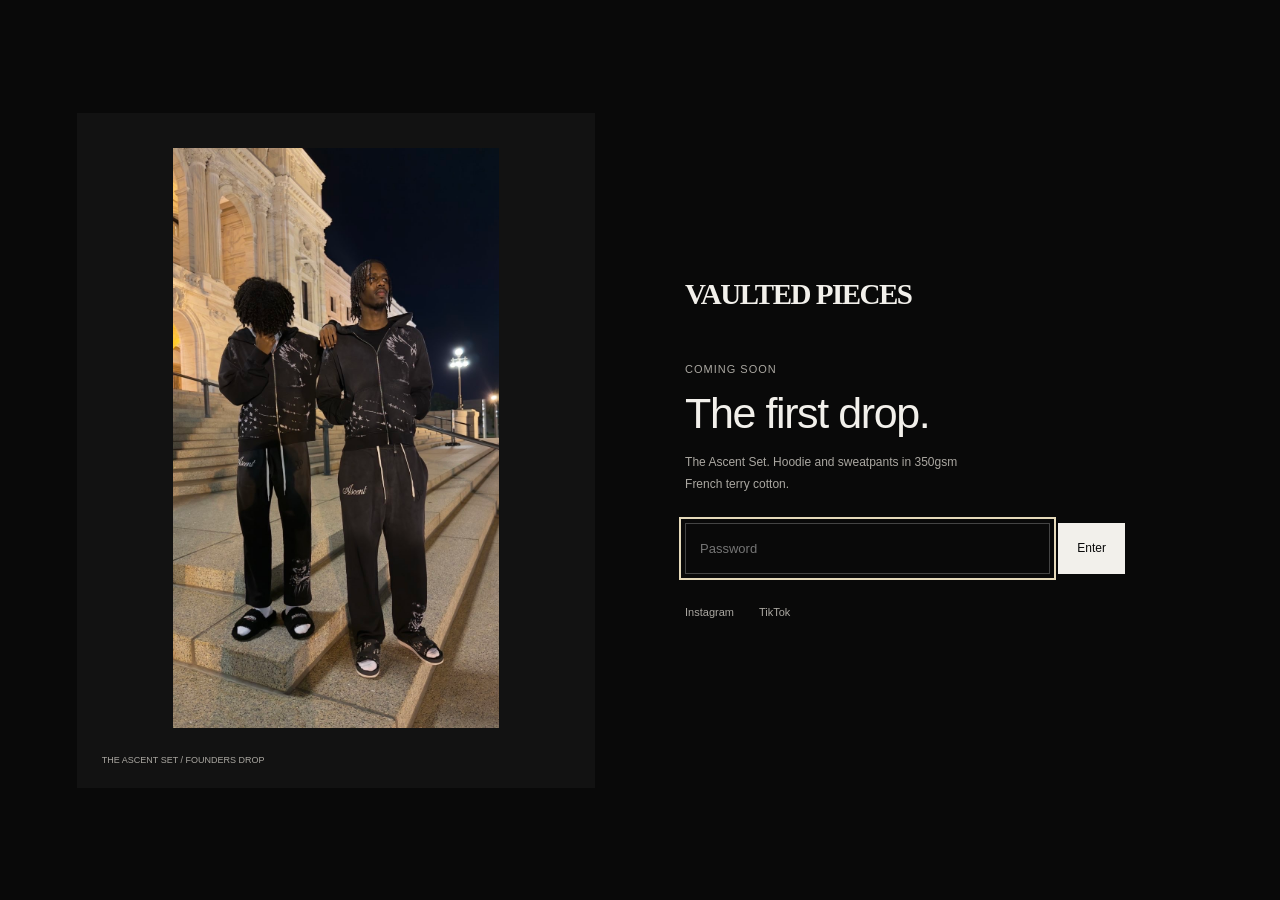
<file: index.html>
<!DOCTYPE html>
<html lang="en">
<head>
<meta charset="UTF-8">
<meta name="viewport" content="width=device-width, initial-scale=1.0">
<meta name="theme-color" content="#ffffff">
<title>The Ascent Set — Vaulted Pieces</title>
<meta name="description" content="Founders Drop — get in early at founders pricing. The Ascent Set: hoodie plus sweatpants, 350gsm French terry cotton, carefully designed and made.">
<meta name="robots" content="noindex">
<link rel="icon" type="image/svg+xml" href="data:image/svg+xml,%3Csvg xmlns='http://www.w3.org/2000/svg' viewBox='0 0 32 32'%3E%3Crect width='32' height='32' fill='%230a0a0a'/%3E%3Ctext x='16' y='22' font-family='Helvetica,Arial,sans-serif' font-size='14' font-weight='800' fill='%23f2f2f0' text-anchor='middle'%3EVP%3C/text%3E%3C/svg%3E">
<meta property="og:type" content="website">
<meta property="og:title" content="The Ascent Set — Vaulted Pieces">
<meta property="og:description" content="Founders Drop — get in early at founders pricing. The Ascent Set: 350gsm French terry cotton.">
<meta property="og:image" content="https://vaultedpieces.org/images/ascent-campaign-front.jpg">
<meta property="og:url" content="https://vaultedpieces.org/">
<meta name="twitter:card" content="summary_large_image">
<meta name="twitter:title" content="The Ascent Set — Vaulted Pieces">
<meta name="twitter:description" content="Founders Drop — get in early at founders pricing.">
<meta name="twitter:image" content="https://vaultedpieces.org/images/ascent-campaign-front.jpg">
<link rel="stylesheet" href="style.css">

<script async type="text/javascript" src="https://static.klaviyo.com/onsite/js/klaviyo.js?company_id=Yq5fAq"></script>
<style>html:not(.site-unlocked) body > :is(.skip-link,.announcement,.site-header,main,.site-footer,.mobile-buy,.image-dialog,.help-dialog,.bag-drawer){display:none!important}</style>
<meta name="theme-color" content="#090909">
</head>
<body class="home">
<noscript><div style="padding:80px 24px;text-align:center;font-family:Arial,sans-serif"><h1>VAULTED PIECES</h1><p>Coming soon. Enable JavaScript to enter the site password.</p></div></noscript><a href="#buy" class="skip-link">Skip to product</a><div class="announcement">Founders drop <span aria-hidden="true">—</span> The complete Ascent Set, $120</div>
<header class="site-header"><div class="header-inner">
 <button class="nav-toggle" id="navToggle" aria-label="Open menu" aria-controls="mainNav" aria-expanded="false"><span></span><span></span></button>
 <nav class="main-nav" id="mainNav" aria-label="Main navigation"><a href="shop.html">Shop</a><a href="about.html">About</a><a href="faq.html">Help</a></nav>
 <a href="index.html" class="logo" aria-label="Vaulted Pieces home">VAULTED PIECES</a>
 <a href="cart.html" class="cart-link" data-open-bag>Bag <span aria-hidden="true">(</span><span id="cartCount">0</span><span aria-hidden="true">)</span></a>
</div></header>
<main id="main-content">
<section class="product" id="buy" aria-labelledby="productTitle">
 <div class="product-breadcrumb">Founders drop <span>/</span> Ascent</div>
 <div class="mobile-product-title"><span>The Ascent Set</span><span>$120</span></div>
 <div class="product-gallery" aria-label="Ascent Set photos">
   <div class="gallery-track" id="galleryTrack">
     <button class="gallery-image" data-zoom="images/ascent-campaign-front.jpg" data-photo-alt="Ascent Set, front view" aria-label="Zoom front view of the Ascent Set"><img src="images/ascent-campaign-front.jpg" alt="Two models wearing the Ascent Set on stone steps at night" width="878" height="1560" fetchpriority="high"><span class="image-corner">Front</span><span class="zoom-icon" aria-hidden="true">+</span></button>
     <button class="gallery-image" data-zoom="images/ascent-campaign-back.jpg" data-photo-alt="Ascent Set, back view" aria-label="Zoom back view of the Ascent Set"><img src="images/ascent-campaign-back.jpg" alt="Front and back fit of the Ascent Set, including the embroidered back pocket" width="878" height="1560" loading="eager"><span class="image-corner">Back</span><span class="zoom-icon" aria-hidden="true">+</span></button>
   </div>
   <div class="gallery-nav"><div><button class="gallery-dot active" data-gallery-index="0" aria-label="Show front photo" aria-pressed="true"></button><button class="gallery-dot" data-gallery-index="1" aria-label="Show back photo" aria-pressed="false"></button></div><span>Swipe for more · Tap to zoom</span></div>
 </div>
 <div class="product-info">
   <p class="eyebrow">Founders drop</p><h1 id="productTitle">The Ascent Set</h1>
   <p class="product-subtitle">Zip hoodie &amp; sweatpants</p>
   <div class="price-line"><span>$120.00</span><s aria-label="Regular price 140 dollars">$140.00</s><span class="price-note">Founders price</span></div>
   <p class="product-description">A full zip hoodie and matching sweatpants in 350gsm French terry cotton. Wing and star graphics, Ascent embroidery, and the VP monogram.</p>
   <p class="color-label"><span class="color-swatch" aria-hidden="true"></span>Midnight <span>/ Charcoal</span></p>
   <div class="variant-picker" data-product="midnight-set" id="sizePicker">
     <div class="picker-label"><span>Size <strong id="selectedSize"></strong></span><button type="button" class="text-button" id="sizeHelp">Sizing help</button></div>
     <div class="size-options" role="group" aria-label="Select set size"><button type="button" class="size-btn" data-size="S" aria-pressed="false">S</button><button type="button" class="size-btn" data-size="M" aria-pressed="false">M</button><button type="button" class="size-btn" data-size="L" aria-pressed="false">L</button><button type="button" class="size-btn" data-size="XL" aria-pressed="false">XL</button></div>
     <p class="set-note">One size selection for both pieces.</p>
     <div class="purchase-row"><div class="qty-picker" role="group" aria-label="Quantity"><button class="qty-btn" data-action="decrease" aria-label="Decrease quantity">−</button><input class="qty-input" type="number" min="1" max="10" value="1" readonly aria-label="Quantity"><button class="qty-btn" data-action="increase" aria-label="Increase quantity">+</button></div><button class="add-cart-btn" type="button">Add to bag <span>— $120</span></button></div>
     <p class="variant-status" role="status" hidden></p>
     <p class="checkout-note">Secure checkout through Shopify</p>
   </div>
   <div class="product-facts">
     <details open><summary>Product details</summary><ul><li>Hoodie and sweatpants included</li><li>350gsm French terry cotton</li><li>Original wing, star, and cloud graphics</li><li>Embroidered detailing and VP monogram</li></ul></details>
     <details><summary>Care instructions</summary><p>Wash cold, inside out. Avoid high heat when drying.</p></details>
     <details><summary>Ordering &amp; returns</summary><p>All sales are final. If your order arrives damaged or incorrect, email <a href="mailto:vaultedpieces001@gmail.com">vaultedpieces001@gmail.com</a>.</p><p>For delivery questions before ordering, <a href="mailto:vaultedpieces001@gmail.com?subject=Ascent%20Set%20delivery%20question">get in touch</a>.</p></details>
   </div>
 </div>
</section>
<section class="detail-section" aria-labelledby="detailTitle"><div class="section-heading"><h2 id="detailTitle">The set, worn out</h2><span>The Ascent Set</span></div><div class="detail-grid">
<figure><button class="detail-photo campaign-photo" data-zoom="images/ascent-campaign-profile.jpg" data-photo-alt="The side profile" aria-label="Enlarge the side profile"><img src="images/ascent-campaign-profile.jpg" alt="The hoodie and sweatpants, worn together." width="878" height="1560" loading="lazy"></button><figcaption><span>The side profile</span><p>The hoodie and sweatpants, worn together.</p></figcaption></figure>
<figure><button class="detail-photo campaign-photo" data-zoom="images/ascent-campaign-rear.jpg" data-photo-alt="From the back" aria-label="Enlarge from the back"><img src="images/ascent-campaign-rear.jpg" alt="The washed finish and back-pocket detailing." width="878" height="1560" loading="lazy"></button><figcaption><span>From the back</span><p>The washed finish and back-pocket detailing.</p></figcaption></figure>
<figure><button class="detail-photo campaign-photo" data-zoom="images/ascent-campaign-steps.jpg" data-photo-alt="After dark" aria-label="Enlarge after dark"><img src="images/ascent-campaign-steps.jpg" alt="The Ascent Set on the steps." width="878" height="1560" loading="lazy"></button><figcaption><span>After dark</span><p>The Ascent Set on the steps.</p></figcaption></figure>
</div></section>
<section class="founder-note"><span>A note from the founder</span><div><p>“This is a small, independent drop, and it's just the beginning.”</p><a href="about.html">Read the story</a></div></section>
</main>
<div class="mobile-buy" id="mobileBuy" hidden><div>The Ascent Set <span>$120.00</span></div><button id="mobileBuyButton">Select size</button></div>
<dialog class="image-dialog" id="imageDialog" aria-label="Enlarged product photo"><div class="zoom-heading"><p id="zoomCaption">The Ascent Set</p><button class="close-button" data-close-dialog aria-label="Close photo">×</button></div><div class="zoom-scroll"><img id="zoomImage" alt=""></div><p class="zoom-hint">Scroll to inspect the full photo</p></dialog>
<dialog class="help-dialog" id="sizeDialog" aria-labelledby="sizeTitle"><div class="drawer-heading"><h2 id="sizeTitle">Sizing help</h2><button class="close-button" data-close-dialog aria-label="Close sizing help">×</button></div><div class="help-body"><p>The Ascent Set is available in S, M, L, and XL. The selected size applies to both the hoodie and sweatpants.</p><p>Need help choosing? Contact us before you order. All sales are final.</p><a class="btn-primary" href="mailto:vaultedpieces001@gmail.com?subject=Ascent%20Set%20sizing%20help">Ask about sizing</a></div></dialog>
<footer class="site-footer" id="signup"><div class="footer-main"><div><a href="index.html" class="logo">VAULTED PIECES</a><p>Independent clothing. The first drop.</p></div><nav aria-label="Customer care"><span>Customer care</span><a href="faq.html">Ordering &amp; care</a><a href="contact.html">Contact</a><a href="about.html">About the brand</a></nav><nav aria-label="Social"><span>Follow along</span><a href="https://instagram.com/vaulted.pieces" target="_blank" rel="noopener">Instagram ↗</a><a href="https://tiktok.com/@vaulted1pieces" target="_blank" rel="noopener">TikTok ↗</a></nav></div><div class="footer-bottom"><span>© 2026 Vaulted Pieces</span><span>USD / $</span></div></footer><dialog class="bag-drawer" id="bagDrawer" aria-labelledby="bagTitle"><div class="drawer-heading"><h2 id="bagTitle">Your bag <span id="drawerCount"></span></h2><button class="close-button" data-close-dialog aria-label="Close bag">×</button></div><div id="drawerContents"></div></dialog><script src="script.js"></script></body></html>
</file>
<file: style.css>
:root{--bg:#090909;--fg:#f2f0eb;--fg-dim:#aaa7a1;--line:#303030;--photo:#121212;--accent:#f2f0eb}
*{box-sizing:border-box;margin:0;padding:0}html{scroll-behavior:smooth;scroll-padding-top:100px}body{background:var(--bg);color:var(--fg);font:13px/1.55 Arial,Helvetica,sans-serif;-webkit-font-smoothing:antialiased}a{color:inherit;text-decoration:none}button,input{font:inherit}button{color:inherit;cursor:pointer;border-radius:0}img{display:block;max-width:100%}button:disabled{cursor:not-allowed;opacity:.35}[hidden]{display:none!important}:focus-visible{outline:2px solid #dedbd5;outline-offset:4px}.skip-link{position:fixed;top:-100px;left:20px;background:#f2f0eb;color:#090909;z-index:500;padding:12px}.skip-link:focus{top:10px}
.announcement{background:#161616;color:#252525;text-align:center;font-size:11px;padding:8px 15px;letter-spacing:.15px}.announcement span{margin:0 8px}.site-header{position:sticky;top:0;z-index:20;background:#090909;border-bottom:1px solid var(--line)}.header-inner{height:90px;margin:auto;padding:0 35px;max-width:1800px;display:grid;grid-template-columns:1fr auto 1fr;align-items:center}.main-nav{display:flex;gap:26px;font-size:12px}.main-nav a:hover{text-decoration:underline;text-underline-offset:5px}.logo{font-family:Georgia,'Times New Roman',serif;font-size:29px;font-weight:700;letter-spacing:-1.6px;white-space:nowrap;line-height:1.1}.cart-link{justify-self:end;font-size:12px;display:flex;gap:4px;align-items:center;min-height:44px}.nav-toggle{display:none;border:0;background:none;width:40px;height:44px;padding:10px 6px}.nav-toggle span{display:block;height:1px;width:20px;background:#f2f0eb;margin:6px 0}
.product{display:grid;grid-template-columns:minmax(0,1fr) 365px;column-gap:42px;max-width:1800px;margin:auto;padding:24px 35px 65px}.product-breadcrumb{grid-column:1/-1;color:#aaa7a1;font-size:10px;margin-bottom:25px}.product-breadcrumb span{margin:0 10px;color:#aaa7a1}.mobile-product-title{display:none}.product-gallery{min-width:0}.gallery-track{display:grid;grid-template-columns:1fr 1fr;gap:5px}.gallery-image{width:100%;position:relative;border:0;background:var(--photo);padding:16px;min-width:0;cursor:zoom-in;overflow:hidden}.gallery-image img{width:100%;height:clamp(470px,45vw,760px);object-fit:contain;mix-blend-mode:multiply;transition:transform .35s}.gallery-image:hover img{transform:scale(1.025)}.image-corner{position:absolute;left:16px;bottom:14px;font-size:10px;color:#aaa7a1}.zoom-icon{position:absolute;right:15px;bottom:9px;font-size:22px;font-weight:300}.gallery-nav{display:none}
.product-info{align-self:start;position:sticky;top:118px;padding-top:10px}.eyebrow{font-size:10px;color:#aaa7a1;letter-spacing:1px;text-transform:uppercase;margin-bottom:16px}.product-info h1{font-size:30px;line-height:1.12;font-weight:500;letter-spacing:-.8px}.product-subtitle{font-size:12px;color:#aaa7a1;margin:9px 0 19px}.price-line{display:flex;align-items:center;gap:12px;font-size:15px}.price-line s{font-size:12px;color:#aaa7a1}.price-note{margin-left:auto;color:#aaa7a1;font-size:10px}.product-description{color:#bbb8b2;font-size:12px;line-height:1.8;margin:23px 0}.color-label{display:flex;align-items:center;font-size:11px;gap:7px;margin-bottom:27px}.color-label>span:last-child{color:#aaa7a1}.color-swatch{height:16px;width:16px;background:#303239;border:3px solid #090909;outline:1px solid #bbb;border-radius:50%;margin-right:3px}
.picker-label{display:flex;justify-content:space-between;align-items:center;font-size:12px;margin-bottom:12px}.picker-label strong{font-weight:400;margin-left:5px}.text-button{border:0;background:none;text-decoration:underline;text-underline-offset:3px;color:#aaa7a1;font-size:11px;padding:5px 0}.size-options{display:flex;gap:6px}.size-btn{flex:1;border:1px solid #444;background:#090909;padding:13px 0;font-size:12px;transition:background .15s,border-color .15s}.size-btn:hover{border-color:#f2f0eb}.size-btn.active{background:#f2f0eb;border-color:#f2f0eb;color:#090909}.set-note{font-size:10px;color:#aaa7a1;margin:9px 0 18px}.purchase-row{display:flex;gap:8px}.qty-picker{display:flex;align-items:center;border:1px solid var(--line);width:100px;flex-shrink:0}.qty-btn{border:0;background:none;width:30px;height:45px;font-size:15px}.qty-btn:hover:not(:disabled){background:#252525}.qty-input{width:38px;text-align:center;border:0;color:#f2f0eb;background:transparent;appearance:textfield;-moz-appearance:textfield;font-size:12px}.qty-input::-webkit-outer-spin-button,.qty-input::-webkit-inner-spin-button{appearance:none;margin:0}.add-cart-btn,.btn-primary{border:1px solid #f2f0eb;background:#f2f0eb;color:#090909;text-align:center;padding:15px 18px;font-size:12px;transition:background .15s;display:inline-block}.add-cart-btn{flex:1;white-space:nowrap}.add-cart-btn:hover,.btn-primary:hover{background:#d8d4cc}.add-cart-btn span{font-size:11px}.checkout-note{text-align:center;font-size:10px;color:#aaa7a1;margin-top:11px}.variant-status{color:#ffaaaa;font-size:12px;margin:12px 0 0}.variant-status.success{color:#dedbd5}
.product-facts{margin-top:25px}.product-facts details{border-top:1px solid var(--line);padding:14px 0}.product-facts summary,.faq-item summary{cursor:pointer;list-style:none;position:relative;padding-right:24px;font-size:12px}.product-facts summary::-webkit-details-marker,.faq-item summary::-webkit-details-marker{display:none}.product-facts summary:after,.faq-item summary:after{content:'+';position:absolute;right:2px}.product-facts details[open] summary:after,.faq-item[open] summary:after{content:'−'}.product-facts ul{padding:12px 0 0 14px;color:#aaa7a1;font-size:11px;line-height:1.9}.product-facts p{font-size:11px;color:#aaa7a1;margin-top:12px;line-height:1.8}.product-facts a{text-decoration:underline;text-underline-offset:2px;overflow-wrap:anywhere}
.detail-section{padding:38px 35px 65px;max-width:1800px;margin:auto;border-top:1px solid var(--line)}.section-heading{display:flex;justify-content:space-between;align-items:center;margin-bottom:24px}.section-heading h2{font-weight:400;font-size:19px;letter-spacing:-.3px}.section-heading>span{font-size:10px;color:#aaa7a1}.detail-grid{display:grid;grid-template-columns:1fr 1fr 1fr;gap:16px}.detail-photo{display:block;position:relative;background:#252525;border:0;width:100%;aspect-ratio:1.35;overflow:hidden;cursor:zoom-in}.detail-photo img{position:absolute;max-width:none;width:180%;height:auto;mix-blend-mode:multiply}.detail-wing img{width:180%;left:-57%;top:-55%}.detail-ascent img{width:205%;left:-35%;top:-168%}.detail-monogram img{width:235%;left:-94%;top:-170%}figcaption{padding-top:13px}figcaption>span{font-size:11px}figcaption p{font-size:11px;color:#aaa7a1;margin-top:4px}
.founder-note{border-top:1px solid var(--line);padding:45px 35px;display:grid;grid-template-columns:1fr 2fr;gap:30px;max-width:1800px;margin:auto}.founder-note>span{font-size:11px;color:#aaa7a1}.founder-note>div{max-width:610px}.founder-note p{font:23px/1.5 Georgia,'Times New Roman',serif}.founder-note a{display:inline-block;font-size:11px;text-decoration:underline;text-underline-offset:4px;margin-top:18px}.site-footer{border-top:1px solid var(--line);padding:45px 35px 20px}.footer-main{display:grid;grid-template-columns:2fr 1fr 1fr;gap:30px;max-width:1730px;margin:auto}.footer-main .logo{font-size:23px}.footer-main p{font-size:11px;color:#aaa7a1;margin-top:12px}.footer-main nav{display:flex;flex-direction:column;align-items:flex-start;font-size:11px;gap:9px}.footer-main nav>span{color:#aaa7a1;margin-bottom:5px}.footer-main a:hover{text-decoration:underline;text-underline-offset:3px}.footer-bottom{display:flex;justify-content:space-between;font-size:10px;color:#aaa7a1;max-width:1730px;margin:40px auto 0;padding-top:20px;border-top:1px solid #252525}
.page-head{max-width:1000px;margin:auto;padding:65px 35px 35px}.page-head h1{font-size:30px;font-weight:400;letter-spacing:-.7px}.page-head p{color:#aaa7a1;margin-top:12px;font-size:12px}.about-page,.faq-page,.cart-page{padding:0 35px 80px;max-width:1000px;margin:auto}.about-inner{max-width:630px}.about-inner p{font-size:14px;line-height:1.9;color:#bbb8b2;margin-bottom:23px}.faq-inner{max-width:740px}.faq-item{padding:21px 0;border-bottom:1px solid var(--line)}.faq-item summary{font-size:14px}.faq-item p{font-size:12px;line-height:1.8;color:#aaa7a1;margin-top:15px}.faq-item a{text-decoration:underline;overflow-wrap:anywhere}
.cart-inner{min-height:220px}.cart-empty{padding:30px 0}.cart-empty p{font-size:16px;margin-bottom:20px}.btn-link{font-size:12px;text-decoration:underline;text-underline-offset:4px}.cart-item{display:grid;grid-template-columns:95px 1fr auto;gap:20px;border-bottom:1px solid #303030;padding:24px 0}.cart-item-image{width:95px;height:132px;object-fit:contain;background:#121212;mix-blend-mode:multiply}.cart-item-info h3{font-size:13px;font-weight:400}.cart-item-info p{font-size:11px;color:#aaa7a1;margin:6px 0}.cart-item-info .qty-picker{margin-top:12px;height:36px}.cart-item-info .qty-btn{height:34px}.cart-remove{border:0;background:none;text-decoration:underline;text-underline-offset:3px;font-size:10px;color:#aaa7a1;margin-top:8px;padding:4px 0}.cart-item-total{font-size:12px}.cart-summary{padding:24px 0}.cart-subtotal{display:flex;justify-content:space-between;font-size:15px;margin-bottom:6px}.cart-shipping-note{font-size:11px;color:#aaa7a1;margin-bottom:20px}.cart-summary .btn-primary{width:100%}.cart-continue{display:block;text-align:center;margin-top:17px}
dialog{color:var(--fg);border:0;background:#090909;padding:0;max-height:100dvh}dialog::backdrop{background:rgba(0,0,0,.38)}html:has(dialog[open]){overflow:hidden}.bag-drawer{inset:0 0 0 auto;width:470px;max-width:100%;height:100dvh;margin:0;padding:0 26px;overflow:auto}.drawer-heading{display:flex;align-items:center;justify-content:space-between;position:sticky;top:0;z-index:2;background:#090909;padding:23px 0;border-bottom:1px solid var(--line);gap:20px}.drawer-heading h2{font-size:19px;font-weight:400}.drawer-heading h2 span{font-size:12px;color:#aaa7a1;margin-left:5px}.close-button{border:0;background:none;line-height:1;font-size:27px;font-weight:300;width:36px;height:36px}.bag-drawer .cart-summary{position:sticky;bottom:0;background:#090909;border-top:1px solid var(--line);margin-top:20px}.bag-drawer .cart-item{grid-template-columns:80px 1fr auto;gap:15px}.bag-drawer .cart-item-image{width:80px;height:115px}.image-dialog{inset:0;margin:auto;width:min(100%,1000px);height:100dvh;overflow:hidden}.zoom-heading{height:70px;display:flex;align-items:center;justify-content:space-between;padding:0 25px;border-bottom:1px solid var(--line)}.zoom-heading p{font-size:12px}.zoom-scroll{height:calc(100dvh - 105px);overflow:auto;overscroll-behavior:contain;background:#121212}.zoom-scroll img{width:100%;max-width:none;mix-blend-mode:multiply}.zoom-hint{text-align:center;height:35px;padding:9px;font-size:10px;color:#aaa7a1}.help-dialog{width:440px;max-width:calc(100% - 32px);margin:auto;padding:0 25px 28px}.help-body p{font-size:13px;color:#bbb8b2;margin:20px 0}.help-body .btn-primary{width:100%}.mobile-buy{display:none}
.gate-overlay{position:fixed;inset:0;z-index:100;background:#121212;display:flex;align-items:center;justify-content:center;padding:25px}.gate-modal{width:420px;max-width:100%;text-align:center}.gate-logo{font:bold 30px/1.1 Georgia,'Times New Roman',serif;letter-spacing:-1.5px;margin-bottom:15px}.gate-eyebrow{font-size:11px;margin-bottom:35px;text-transform:uppercase;letter-spacing:1px;color:#aaa7a1}.gate-form{display:flex;gap:8px}.gate-form input{border:1px solid #444;background:transparent;min-width:0;flex:1;padding:14px}.gate-form .btn-primary{margin:0}.gate-error{font-size:12px;color:#ffaaaa;margin-top:15px}.gate-social{display:flex;justify-content:center;gap:25px;margin-top:30px;font-size:11px;color:#aaa7a1}
@media(min-width:1800px){.product{grid-template-columns:minmax(0,1fr) 420px;column-gap:60px}}
@media(max-width:1150px){.product{grid-template-columns:minmax(0,1fr) 330px;gap:25px;padding-left:24px;padding-right:24px}.gallery-track{grid-template-columns:1fr}.gallery-image img{height:570px}.gallery-image:nth-child(2){margin-top:3px}.product-info{top:110px}.header-inner{padding:0 24px}.price-note{font-size:9px}.purchase-row{gap:5px}.qty-picker{width:92px}.qty-input{width:30px}}
@media(max-width:720px){html{scroll-padding-top:78px}.announcement{font-size:9px;padding:7px 10px}.announcement span{margin:0 3px}.header-inner{height:66px;padding:0 15px;grid-template-columns:1fr auto 1fr}.header-inner .logo{font-size:21px;letter-spacing:-1.2px}.nav-toggle{display:block;grid-column:1}.logo{grid-column:2}.cart-link{grid-column:3;font-size:11px;gap:2px}.main-nav{display:none;position:absolute;top:100%;left:0;right:0;background:#090909;padding:15px 24px 22px;flex-direction:column;gap:0;border-bottom:1px solid var(--line)}.main-nav.open{display:flex}.main-nav a{padding:12px 0;font-size:14px}.product{display:flex;flex-direction:column;padding:15px 0 32px;gap:0}.product-breadcrumb{padding:0 20px;font-size:9px;margin-bottom:17px}.mobile-product-title{display:flex;justify-content:space-between;padding:0 20px;margin-bottom:15px;font-size:14px}.mobile-product-title span:last-child{font-size:12px}.gallery-track{display:flex;gap:4px;overflow-x:auto;scroll-snap-type:x mandatory;scrollbar-width:none;overscroll-behavior-x:contain}.gallery-track::-webkit-scrollbar{display:none}.gallery-image{flex:0 0 94%;scroll-snap-align:start;padding:15px 22px}.gallery-image:nth-child(2){margin-top:0}.gallery-image img{height:410px}.gallery-image:hover img{transform:none}.image-corner{font-size:9px;left:20px;bottom:11px}.zoom-icon{bottom:6px}.gallery-nav{display:flex;align-items:center;justify-content:space-between;padding:10px 20px;font-size:9px;color:#aaa7a1}.gallery-nav>div{display:flex;align-items:center}.gallery-dot{width:28px;height:28px;position:relative;border:0;background:none}.gallery-dot:after{content:'';position:absolute;left:10px;top:11px;width:5px;height:5px;background:#c9c9c9;border-radius:50%}.gallery-dot.active:after{background:#f2f0eb}
.product-info{position:static;padding:19px 20px 0}.product-info .eyebrow{font-size:9px;margin-bottom:10px}.product-info h1{font-size:27px}.product-subtitle{margin-bottom:15px}.product-description{font-size:12px;margin:20px 0}.color-label{margin-bottom:23px}.price-note{font-size:10px}.size-btn{padding:14px 0}.purchase-row{gap:8px}.qty-picker{width:100px}.qty-input{width:38px}.add-cart-btn{min-height:49px}.set-note{font-size:10px}.checkout-note{font-size:10px}.product-facts{margin-top:23px}.detail-section{padding:27px 20px 32px}.section-heading{margin-bottom:18px}.section-heading h2{font-size:18px}.section-heading>span{font-size:9px}.detail-grid{grid-template-columns:1fr;gap:25px}.detail-photo{aspect-ratio:1.4}.detail-wing img{top:-57%}.detail-ascent img{top:-174%}.detail-monogram img{top:-175%}figcaption p{font-size:11px}.founder-note{padding:30px 20px;grid-template-columns:1fr;gap:18px}.founder-note p{font-size:21px}.founder-note>span{font-size:10px}.site-footer{padding:32px 20px 100px}.footer-main{grid-template-columns:1fr 1fr;gap:30px 20px}.footer-main>div{grid-column:1/-1}.footer-main .logo{font-size:24px}.footer-main nav{font-size:11px}.footer-bottom{margin-top:30px;font-size:9px}.page-head{padding:38px 20px 25px}.page-head h1{font-size:27px}.about-page,.faq-page,.cart-page{padding:0 20px 45px}.about-inner p{font-size:13px}.faq-item summary{font-size:13px}.cart-item{grid-template-columns:75px 1fr auto;gap:12px}.cart-item-image{width:75px;height:115px}.cart-item-info h3{font-size:12px}.cart-item-total{font-size:11px}.mobile-buy{display:flex;position:fixed;z-index:15;bottom:0;left:0;right:0;align-items:center;justify-content:space-between;gap:15px;padding:12px 20px calc(12px + env(safe-area-inset-bottom));border-top:1px solid #303030;background:#090909}.mobile-buy>div{font-size:12px}.mobile-buy>div>span{display:block;font-size:11px;color:#aaa7a1;margin-top:2px}.mobile-buy button{border:0;background:#f2f0eb;color:#090909;min-width:145px;height:43px;padding:0 17px;font-size:12px}.bag-drawer{padding:0 20px}.bag-drawer .cart-item{grid-template-columns:70px 1fr auto;gap:12px}.bag-drawer .cart-item-image{width:70px;height:110px}.bag-drawer .cart-summary{padding-bottom:calc(25px + env(safe-area-inset-bottom))}.zoom-scroll img{width:180%;max-width:none}.zoom-heading{padding:0 18px}.zoom-heading p{font-size:11px}.gate-logo{font-size:27px}.gate-form{flex-direction:column}}
.main-nav [aria-current=page]{text-decoration:underline;text-underline-offset:5px}
.interior-heading{max-width:1500px;margin:auto;padding:55px 55px 42px}.interior-heading>p,.interior-heading>div>p{font-size:10px;color:#aaa7a1;margin-bottom:15px}.interior-heading h1{font-size:44px;font-weight:400;line-height:1.15;letter-spacing:-1.4px}.interior-heading>span{display:block;color:#aaa7a1;font-size:12px;margin-top:15px}
.story-spread{max-width:1390px;margin:0 auto 65px;display:grid;grid-template-columns:1fr 1fr;gap:8%;padding:0 55px}.story-image{background:#121212;position:relative;padding:30px 30px 45px}.story-image>img{height:510px;object-fit:contain;mix-blend-mode:multiply;margin:auto}.story-image figcaption{position:absolute;bottom:16px;left:22px;color:#aaa7a1;font-size:10px}.story-copy{padding:40px 0;max-width:480px}.story-copy h2,.construction h2{font:34px/1.2 Georgia,serif;letter-spacing:-.8px;margin-bottom:25px}.story-copy>p:not(.eyebrow),.construction p:not(.eyebrow){font-size:13px;color:#bbb8b2;line-height:1.9;margin-bottom:18px}.story-copy .btn-primary{margin-top:14px}.construction{max-width:1280px;margin:auto;padding:45px 55px 60px;border-top:1px solid #303030;display:grid;grid-template-columns:1fr 1fr;gap:8%}.construction h2{font-size:30px}
.help-layout{display:grid;grid-template-columns:230px 1fr;gap:70px;max-width:1390px;margin:auto;padding:0 55px 70px}.help-sidebar{align-self:start;position:sticky;top:125px}.help-sidebar nav{display:flex;flex-direction:column;gap:17px;font-size:12px}.help-sidebar nav a{width:fit-content}.help-sidebar a:hover{text-decoration:underline;text-underline-offset:4px}.help-sidebar>div{margin-top:40px;border-top:1px solid #303030;padding-top:20px;font-size:11px}.help-sidebar>div>p{color:#aaa7a1;margin-bottom:8px}.help-sections section{scroll-margin-top:120px;margin-bottom:36px}.help-sections h2{font-size:20px;font-weight:400;padding:15px 0;border-bottom:1px solid #222}.help-sections .faq-item{padding:18px 0}.help-sections .faq-item summary{font-size:13px}.help-sections .faq-item p{font-size:12px;margin-top:13px;max-width:650px}
.bag-page-heading{position:relative;max-width:1390px}.bag-page-heading>.btn-link{position:absolute;right:55px;bottom:50px}.bag-view .cart-page{max-width:1390px;padding:0 55px 65px}.bag-view #cartInner:has(.cart-items){display:grid;grid-template-columns:minmax(0,1fr) 340px;gap:65px;align-items:start}.bag-view .cart-summary{border:1px solid #303030;background:#121212;padding:25px;position:sticky;top:115px}.summary-title{font-size:14px;font-weight:400;margin-bottom:24px}.bag-view .cart-item:first-child{border-top:1px solid #303030}.bag-view .cart-item-image{width:120px;height:175px}.bag-view .cart-item{grid-template-columns:120px 1fr auto;padding:24px 0;gap:25px}.bag-assistance{display:flex;gap:25px;flex-wrap:wrap;padding:25px 0;border-top:1px solid #303030;margin-top:45px;font-size:11px}.bag-assistance>span{color:#aaa7a1}.bag-assistance>a{text-decoration:underline;text-underline-offset:3px}.empty-bag-photo{width:200px;height:280px;object-fit:contain;background:#121212;mix-blend-mode:multiply}.cart-empty{display:flex;align-items:center;gap:50px;padding:25px 0}.cart-empty>div>p{font-size:24px;letter-spacing:-.5px}.cart-empty>div>span{display:block;font-size:12px;color:#aaa7a1;margin:10px 0 25px}.bag-drawer .cart-empty{flex-direction:column;gap:20px;align-items:center;text-align:center}.bag-drawer .empty-bag-photo{width:150px;height:200px}.bag-drawer .cart-empty>div>p{font-size:20px}.bag-drawer .summary-title{display:none}.view-bag{display:block;margin-top:17px;text-align:center}.bag-view #cartInner .view-bag{display:none}
.collection-heading{display:flex;justify-content:space-between;align-items:end}.collection-layout{display:grid;grid-template-columns:minmax(0,1.15fr) 1fr;max-width:1390px;margin:auto;gap:10%;padding:0 55px 75px}.collection-photo{position:relative;background:#121212;padding:30px 25px 45px;overflow:hidden}.collection-photo img{height:560px;width:100%;object-fit:contain;mix-blend-mode:multiply;transition:opacity .25s}.collection-photo .collection-back{position:absolute;inset:30px 25px auto;width:calc(100% - 50px);opacity:0}.collection-product:hover .collection-front{opacity:0}.collection-product:hover .collection-back{opacity:1}.collection-photo>span{position:absolute;bottom:15px;right:20px;font-size:10px}.collection-caption{display:flex;justify-content:space-between;gap:15px;padding-top:16px;font-size:12px}.collection-caption h2{font-size:14px;font-weight:400}.collection-caption p{font-size:11px;color:#aaa7a1;margin-top:5px}.collection-caption s{color:#888;margin-left:8px}.collection-note{align-self:center;max-width:360px}.collection-note h2{font-size:45px;font-weight:400;letter-spacing:-1.6px;line-height:1.12;margin-bottom:27px}.collection-note>p:not(.eyebrow){font-size:13px;line-height:1.8;color:#aaa7a1;margin-bottom:20px}.collection-note>.btn-primary{display:block;max-width:250px;margin-top:28px}.collection-note>.btn-link{display:block;margin-top:22px}
.contact-layout{display:grid;grid-template-columns:1.5fr 1fr;gap:12%;max-width:1390px;margin:auto;padding:20px 55px 100px}.contact-email{font-size:clamp(22px,3vw,40px);line-height:1.3;letter-spacing:-1px}.contact-primary>p:not(.eyebrow){max-width:410px;color:#aaa7a1;font-size:12px;margin:25px 0;line-height:1.8}.contact-topics{display:flex;flex-direction:column;gap:15px;font-size:12px;margin-top:30px}.contact-layout aside{border-left:1px solid #303030;padding-left:45px}.contact-layout h2{font-size:15px;font-weight:400;margin-bottom:15px}.contact-layout aside p{color:#aaa7a1;font-size:12px;line-height:1.8;margin-bottom:18px}.contact-social{border-top:1px solid #303030;margin-top:35px;padding-top:25px}.contact-social>a{display:block;font-size:12px;margin-bottom:10px}
.not-found{max-width:1000px;margin:auto;display:grid;grid-template-columns:1fr 1fr;gap:100px;align-items:center;padding:65px 40px}.not-found h1{font-size:50px;line-height:1.1;font-weight:400;letter-spacing:-1.7px;margin-bottom:22px}.not-found>div>p:not(.eyebrow){color:#aaa7a1;font-size:13px;line-height:1.8;max-width:300px}.not-found .btn-primary{display:block;width:190px;margin:30px 0 20px}.recovery-product{background:#121212;padding:25px;text-align:center}.recovery-product>img{height:350px;object-fit:contain;mix-blend-mode:multiply;margin:auto}.recovery-product>span{font-size:11px;display:block;margin-top:20px}
.gate-overlay{display:grid;grid-template-columns:1fr 1fr;gap:8%;padding:6%;background:#090909}.gate-product{height:min(75vh,720px);background:#121212;padding:35px;position:relative}.gate-product img{height:100%;width:100%;object-fit:contain;mix-blend-mode:multiply;padding-bottom:25px}.gate-product>span{position:absolute;left:25px;bottom:20px;font-size:9px;color:#aaa7a1}.gate-modal{text-align:left;width:440px}.gate-logo{font-size:29px;margin-bottom:50px}.gate-eyebrow{margin-bottom:12px}.gate-title{font-size:43px;letter-spacing:-1.4px;font-weight:400;margin-bottom:15px;line-height:1.1}.gate-description{font-size:12px;color:#aaa7a1;line-height:1.8;margin-bottom:28px;max-width:310px}.gate-social{justify-content:flex-start}
@media(max-width:1000px){.interior-heading{padding-left:30px;padding-right:30px}.story-spread,.construction,.help-layout,.collection-layout,.contact-layout{padding-left:30px;padding-right:30px;gap:35px}.story-image>img{height:420px}.story-copy{padding:20px 0}.story-copy h2{font-size:28px}.help-layout{grid-template-columns:170px 1fr}.bag-view .cart-page{padding:0 30px 50px}.bag-view #cartInner:has(.cart-items){grid-template-columns:minmax(0,1fr) 280px;gap:25px}.bag-view .cart-item{grid-template-columns:80px 1fr auto;gap:15px}.bag-view .cart-item-image{width:80px;height:130px}.bag-page-heading>.btn-link{right:30px}.collection-photo img{height:450px}.contact-layout aside{padding-left:25px}.not-found{gap:50px}.gate-title{font-size:36px}.gate-logo{font-size:24px}}
@media(max-width:720px){.interior-heading{padding:32px 20px 28px}.interior-heading h1{font-size:34px}.interior-heading>span{font-size:11px;margin-top:12px}.story-spread{display:flex;flex-direction:column;padding:0 20px;gap:25px;margin-bottom:30px}.story-image{padding:20px 20px 40px}.story-image>img{height:370px}.story-copy{padding:0;max-width:none}.story-copy h2{font-size:30px}.story-copy .btn-primary{width:100%}.construction{grid-template-columns:1fr;padding:30px 20px;gap:15px}.construction h2{font-size:27px;margin-bottom:0}.help-layout{display:block;padding:0 20px 30px}.help-sidebar{position:static;margin-bottom:25px}.help-sidebar nav{flex-direction:row;gap:22px;border-bottom:1px solid #303030;padding-bottom:18px;font-size:11px}.help-sidebar>div{margin:15px 0 0;padding:0;border:0;display:flex;gap:10px}.help-sections h2{font-size:19px}.help-sections section{scroll-margin-top:85px}.bag-page-heading>.btn-link{position:static;display:block;margin-top:15px}.bag-view .cart-page{padding:0 20px 35px}.bag-view #cartInner:has(.cart-items){display:block}.bag-view .cart-summary{position:static;margin-top:25px;padding:20px}.bag-view .cart-item{grid-template-columns:75px 1fr auto;gap:12px}.bag-view .cart-item-image{width:75px;height:120px}.cart-empty{flex-direction:column;gap:25px;text-align:center}.empty-bag-photo{width:180px;height:250px}.cart-empty>div>p{font-size:22px}.bag-assistance{gap:15px;font-size:10px}.bag-assistance>span{width:100%}.collection-heading{align-items:start;gap:15px;flex-direction:column}.collection-heading>span{margin:0}.collection-layout{grid-template-columns:1fr;padding:0 20px 40px;gap:40px}.collection-photo{padding:20px 20px 40px}.collection-photo img{height:420px}.collection-photo .collection-back{inset:20px 20px auto;width:calc(100% - 40px)}.collection-caption{font-size:11px}.collection-caption h2{font-size:13px}.collection-note{max-width:none}.collection-note h2{font-size:34px}.collection-note>.btn-primary{max-width:none}.contact-layout{grid-template-columns:1fr;padding:5px 20px 45px;gap:35px}.contact-email{font-size:30px}.contact-layout aside{border-left:0;border-top:1px solid #303030;padding:25px 0 0}.contact-topics{gap:18px}.not-found{grid-template-columns:1fr;padding:40px 20px;gap:35px}.not-found h1{font-size:42px}.not-found .btn-primary{width:100%}.recovery-product>img{height:270px}.gate-overlay{display:flex;flex-direction:column;justify-content:center;gap:24px;padding:25px;overflow:auto}.gate-product{display:none}.gate-modal{width:100%;max-width:400px}.gate-logo{font-size:27px;margin-bottom:55px}.gate-title{font-size:40px}.gate-form{flex-direction:column}.gate-form input{min-height:48px}}
@media(prefers-reduced-motion:reduce){html{scroll-behavior:auto}*,*::before,*::after{animation:none!important;transition:none!important;scroll-behavior:auto!important}}

/* Real campaign photography */
.gallery-image{padding:0;background:#f2f0eb}
.gallery-image img{height:auto;aspect-ratio:878/1560;object-fit:cover;mix-blend-mode:normal}
.image-corner,.zoom-icon{color:#090909;text-shadow:0 1px 4px #000}
.campaign-photo{aspect-ratio:878/1560;background:#f2f0eb}
.campaign-photo img{position:static;width:100%;height:100%;object-fit:cover;mix-blend-mode:normal;transform:none}
.story-image{padding:0 0 36px;background:#090909}
.story-image>img{width:100%;height:auto;max-height:720px;object-fit:contain;mix-blend-mode:normal}
.story-image figcaption{left:0;bottom:10px}
.collection-photo{padding:0 0 35px;background:#090909}
.collection-photo img{height:auto;aspect-ratio:878/1560;object-fit:cover;mix-blend-mode:normal}
.collection-photo .collection-back{inset:0;width:100%}
.gate-product img{object-fit:contain;mix-blend-mode:normal}
.cart-item-image,.empty-bag-photo,.recovery-product>img,.zoom-scroll img{mix-blend-mode:normal}
@media(max-width:720px){.gallery-image{padding:0}.gallery-image img{height:auto}.collection-photo{padding:0 0 35px}.collection-photo .collection-back{inset:0;width:100%}.campaign-photo{aspect-ratio:878/1560}}

/* Compact phone purchase layout: keep full photography and buying controls together. */
@media(max-width:720px){
 html{scroll-padding-top:72px}
 .home .announcement{font-size:10px;padding:5px 10px}
 .header-inner{height:58px}
 .home .product{padding-top:10px}
 .home .product-breadcrumb,.home .mobile-product-title{display:none}
 .home .gallery-track{padding:0 16px;gap:8px;scroll-padding-inline:16px}
 .home .gallery-image{flex:0 0 94%;height:clamp(180px,31svh,280px);padding:0;background:#121212;border:1px solid var(--line)}
 .home .gallery-image img{height:100%;width:100%;aspect-ratio:auto;object-fit:contain}
 .home .gallery-nav{padding:0 16px;min-height:44px;font-size:10px}
 .gallery-dot{width:44px;height:44px}
 .gallery-dot:after{left:19px;top:19px;width:6px;height:6px}
 .home .product-info{display:flex;flex-direction:column;padding:6px 16px 0}
 .home .product-info .eyebrow{order:0;margin:0 0 4px}
 .home .product-info h1{order:1;font-size:25px;line-height:1.1}
 .home .product-subtitle{order:2;margin:4px 0 7px;font-size:12px}
 .home .price-line{order:3;margin:0 0 10px}
 .home .variant-picker{order:4;scroll-margin-block:80px 110px}
 .home .product-description{order:5;margin:18px 0 10px;line-height:1.65}
 .home .color-label{order:6;margin:0 0 12px}
 .home .product-facts{order:7;margin-top:0}
 .home .picker-label{margin-bottom:5px;min-height:30px}
 .home .text-button{min-height:36px;padding:8px 0}
 .home .size-options{gap:8px}
 .home .size-btn{min-height:48px;padding:10px 0;font-size:14px}
 .home .set-note{margin:5px 0 9px;font-size:11px}
 .home .purchase-row{gap:8px}
 .home .purchase-row .qty-picker{width:112px}
 .home .purchase-row .qty-btn{width:40px;min-height:48px;flex-shrink:0}
 .home .purchase-row .qty-input{width:30px}
 .home .add-cart-btn{min-height:50px;padding:12px 8px;font-size:13px}
 .home .add-cart-btn span{font-size:12px}
 .home .checkout-note{margin-top:7px}
 .mobile-buy{padding:10px 16px calc(10px + env(safe-area-inset-bottom));gap:10px}
 .mobile-buy button{min-height:48px;min-width:155px}
 .home:has(dialog[open]) .mobile-buy{visibility:hidden}
 .home .detail-grid{display:flex;overflow-x:auto;gap:12px;scroll-snap-type:x mandatory}
 .home .detail-grid figure{flex:0 0 78%;scroll-snap-align:start}
 .home .campaign-photo{height:340px;aspect-ratio:auto}
 .home .campaign-photo img{object-fit:contain}
 .bag-drawer .qty-btn{min-width:40px;min-height:44px}
 .bag-drawer .qty-picker{width:112px}
 .bag-drawer .qty-input{width:30px}
 .cart-size select{font-size:16px;min-height:44px}
 .cart-remove{min-height:44px}
 .bag-drawer .cart-summary [data-checkout]{min-height:50px}
 .gate-form input,.faq-search input{font-size:16px}
}
@media(max-width:360px){
 .header-inner{padding-inline:12px}
 .header-inner .logo{font-size:19px}
 .home .gallery-track{padding-inline:12px;scroll-padding-inline:12px}
 .home .product-info{padding-inline:12px}
 .home .price-line{gap:8px}
 .home .add-cart-btn span{display:none}
}
:root{color-scheme:dark}
.announcement{background:#171717;color:#d8d4cc}
.add-cart-btn,.btn-primary,.size-btn.active,.mobile-buy button{background:#f2f0eb;color:#090909;border-color:#f2f0eb}
.add-cart-btn:hover,.btn-primary:hover,.mobile-buy button:hover{background:#d8d4cc;color:#090909}
.size-btn:hover{border-color:#ddd}
.image-corner,.zoom-icon{color:#fff;text-shadow:0 1px 4px #000}
.gallery-image,.campaign-photo{background:#121212}
.gate-product>span{color:#aaa7a1}
dialog::backdrop{background:rgba(0,0,0,.75)}
:focus-visible{outline:2px solid #e5d9ba;outline-offset:4px}
.cart-size{display:flex;align-items:center;gap:8px;margin:10px 0;font-size:11px}
.cart-size select{padding:7px 24px 7px 9px;border:1px solid #444;background:#161616;color:#eee;font:inherit}
.cart-notice{grid-column:1/-1;padding:12px 0;border-bottom:1px solid #303030;font-size:12px;display:flex;gap:12px;align-items:center}
.cart-notice button{background:none;border:0;text-decoration:underline;padding:8px;color:#f2f0eb}
.photo-controls{display:flex;align-items:center;gap:8px}
.photo-controls button{border:1px solid #444;background:#171717;color:#eee;min-width:42px;height:40px}
.photo-count{font-size:11px;color:#aaa;min-width:38px;text-align:center}
.zoom-heading{gap:10px}.zoom-heading p{flex:1}
.faq-search{display:block;margin-bottom:26px;font-size:12px}
.faq-search input{display:block;width:100%;padding:14px;margin-top:9px;background:#151515;color:#eee;border:1px solid #444}
.faq-empty{color:#bbb;padding:18px 0}
@media(max-width:720px){.cart-size select{font-size:16px;min-height:44px}}
@media(max-width:720px) and (max-height:650px){
 .home .announcement{display:none}
 .home .gallery-image{height:clamp(140px,26svh,165px)}
 .home .product-info .eyebrow{display:none}
}
@media(max-width:720px){.zoom-heading{padding:0 10px}.zoom-heading p{font-size:10px}.photo-controls{gap:4px}.photo-controls button{min-width:34px}.photo-count{min-width:30px}}
</file>
